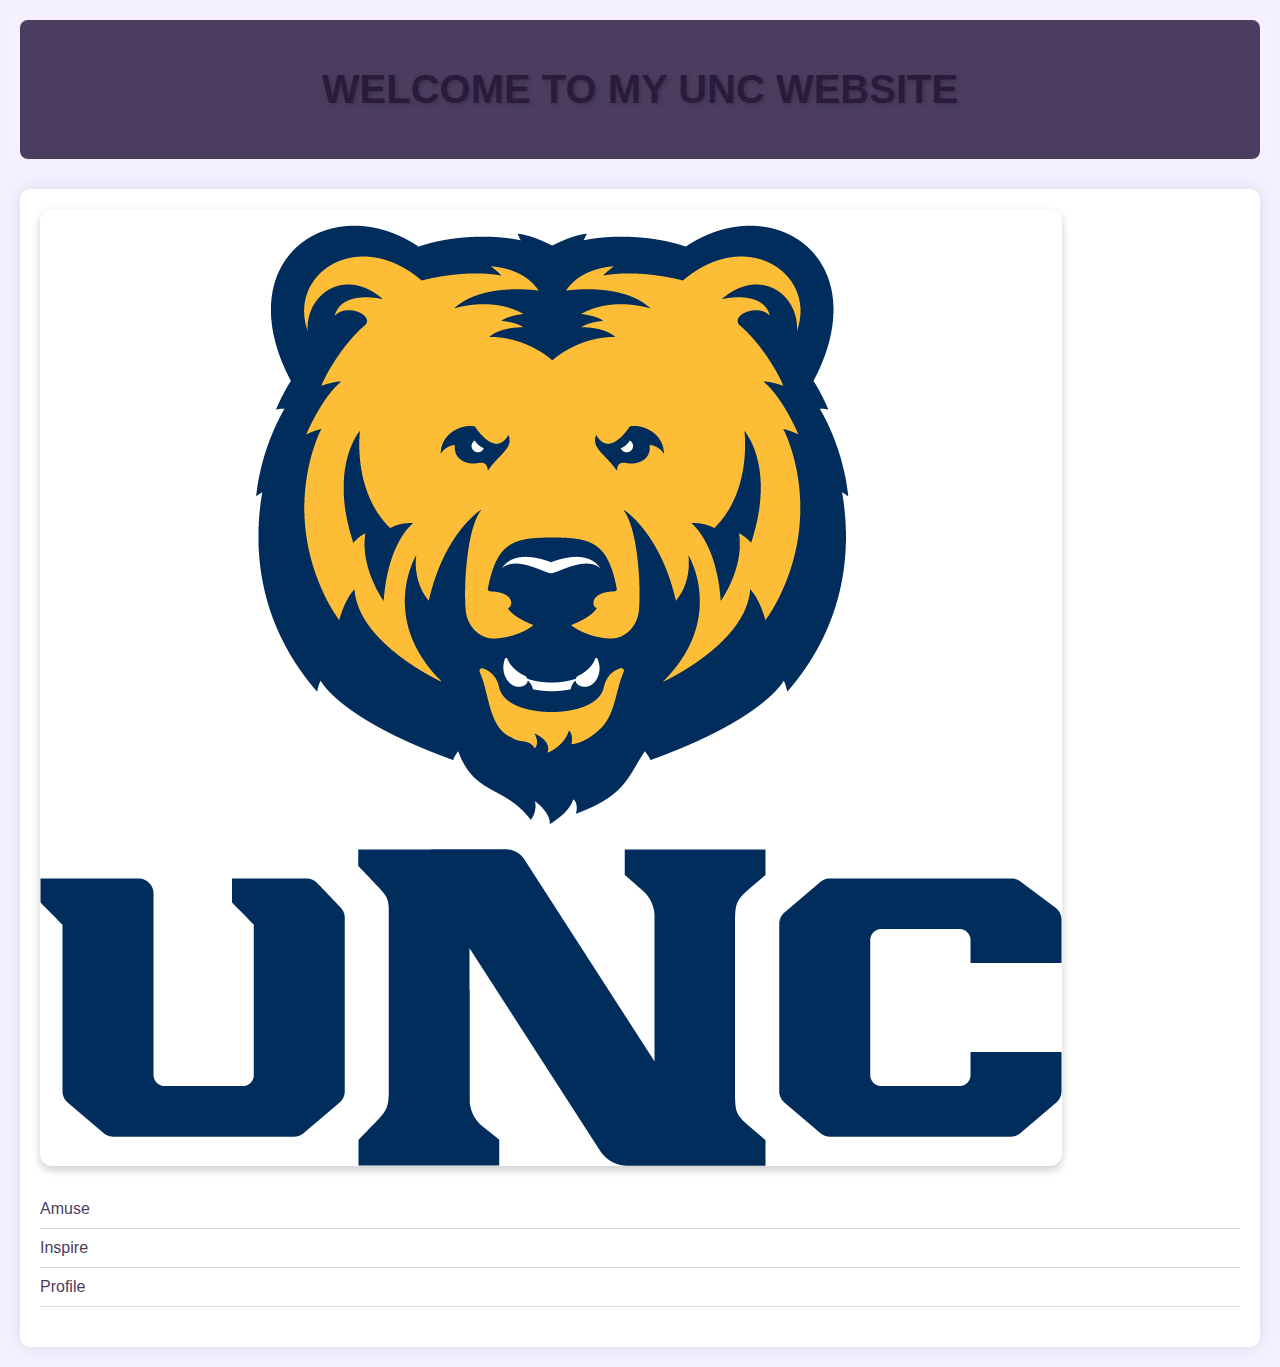
<file: index.html>
<!DOCTYPE html>
<html lang="en">
<head>
    <meta charset="UTF-8">
    <meta name="viewport" content="width=device-width, initial-scale=1.0">
    <link rel="stylesheet" href="https://skylerlamaster.github.io/css/main.css">
    <title>My UNC Website</title>
</head>
<body>
    <header>
        <h1>Welcome to My UNC Website</h1>
    </header>
    <main>
        <img src="https://skylerlamaster.github.io/images/logo.png" alt="UNC Bears Logo">
        <ul>
            <li><a href="https://skylerlamaster.github.io/amuse.html">Amuse</a></li>
            <li><a href="https://skylerlamaster.github.io/inspire.html">Inspire</a></li>
            <li><a href="https://skylerlamaster.github.io/profile.html">Profile</a></li>
        </ul>
    </main>
</body>
</html>
</file>
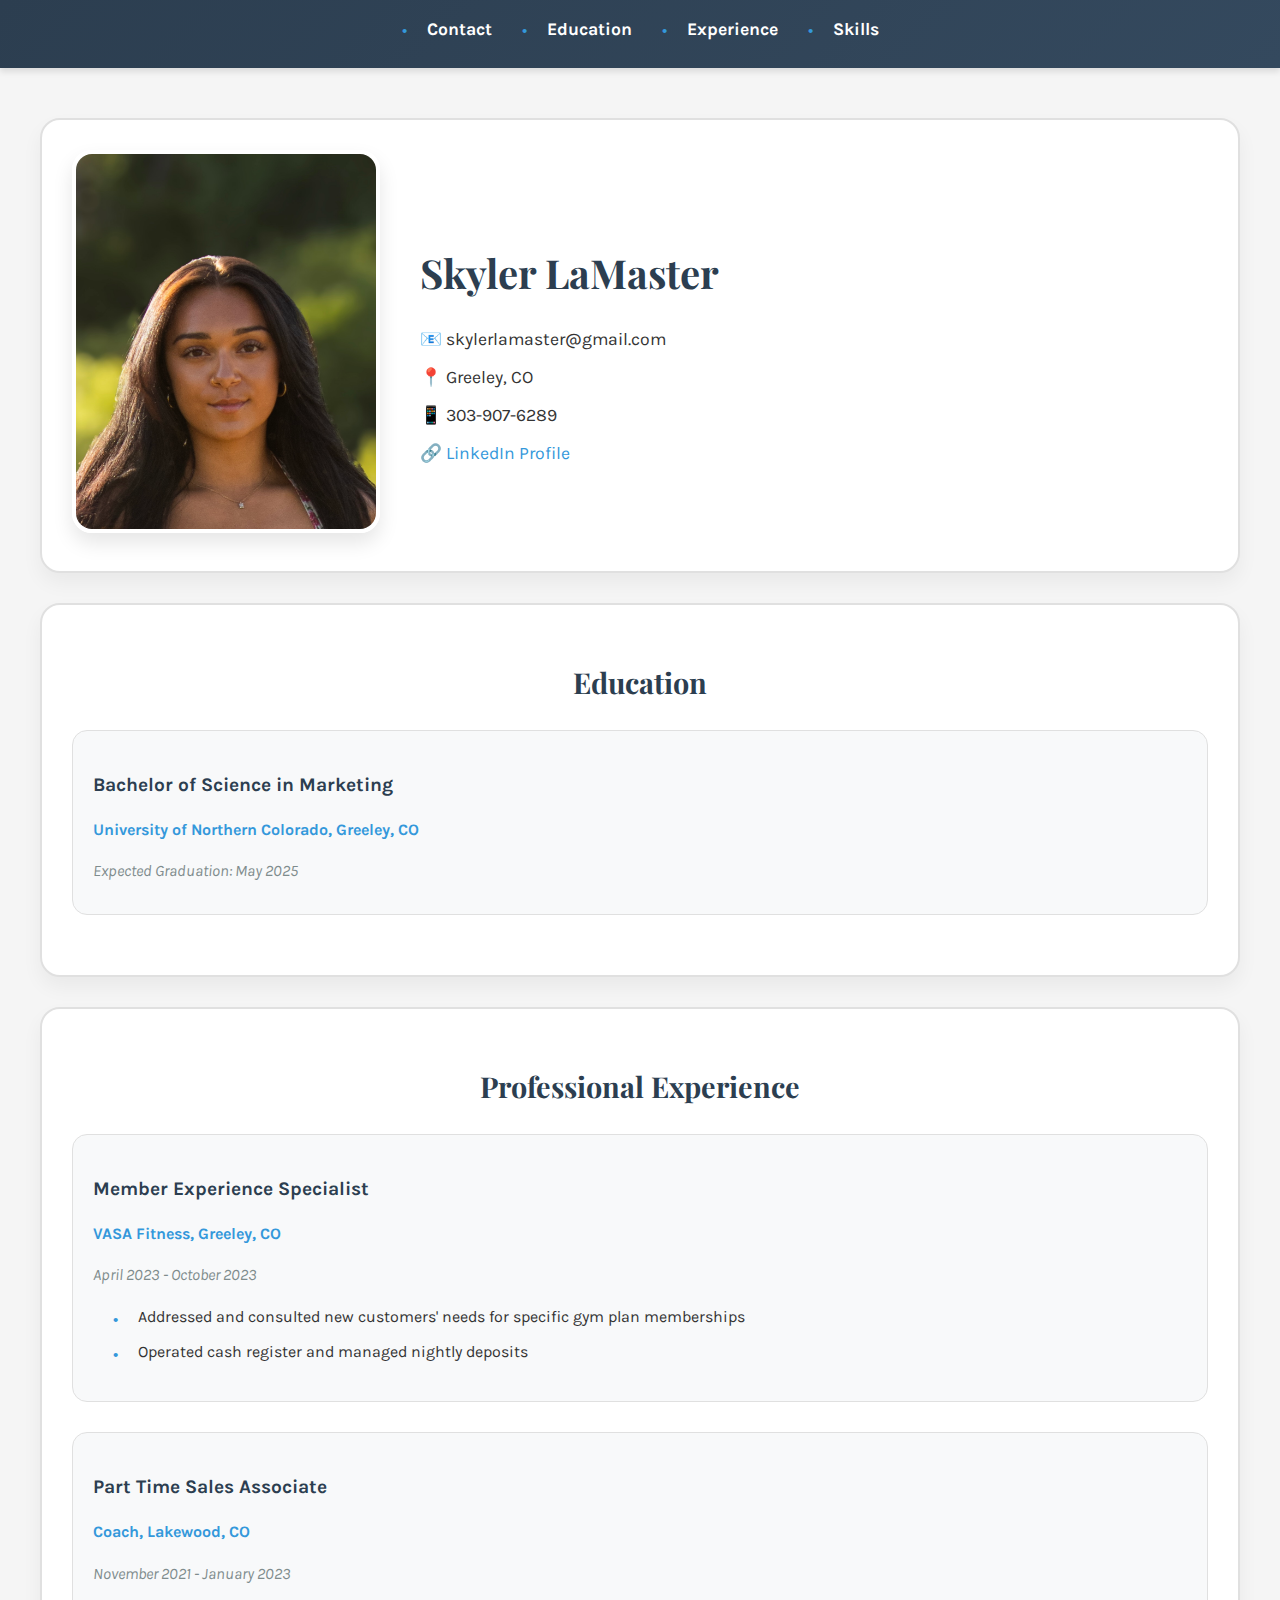
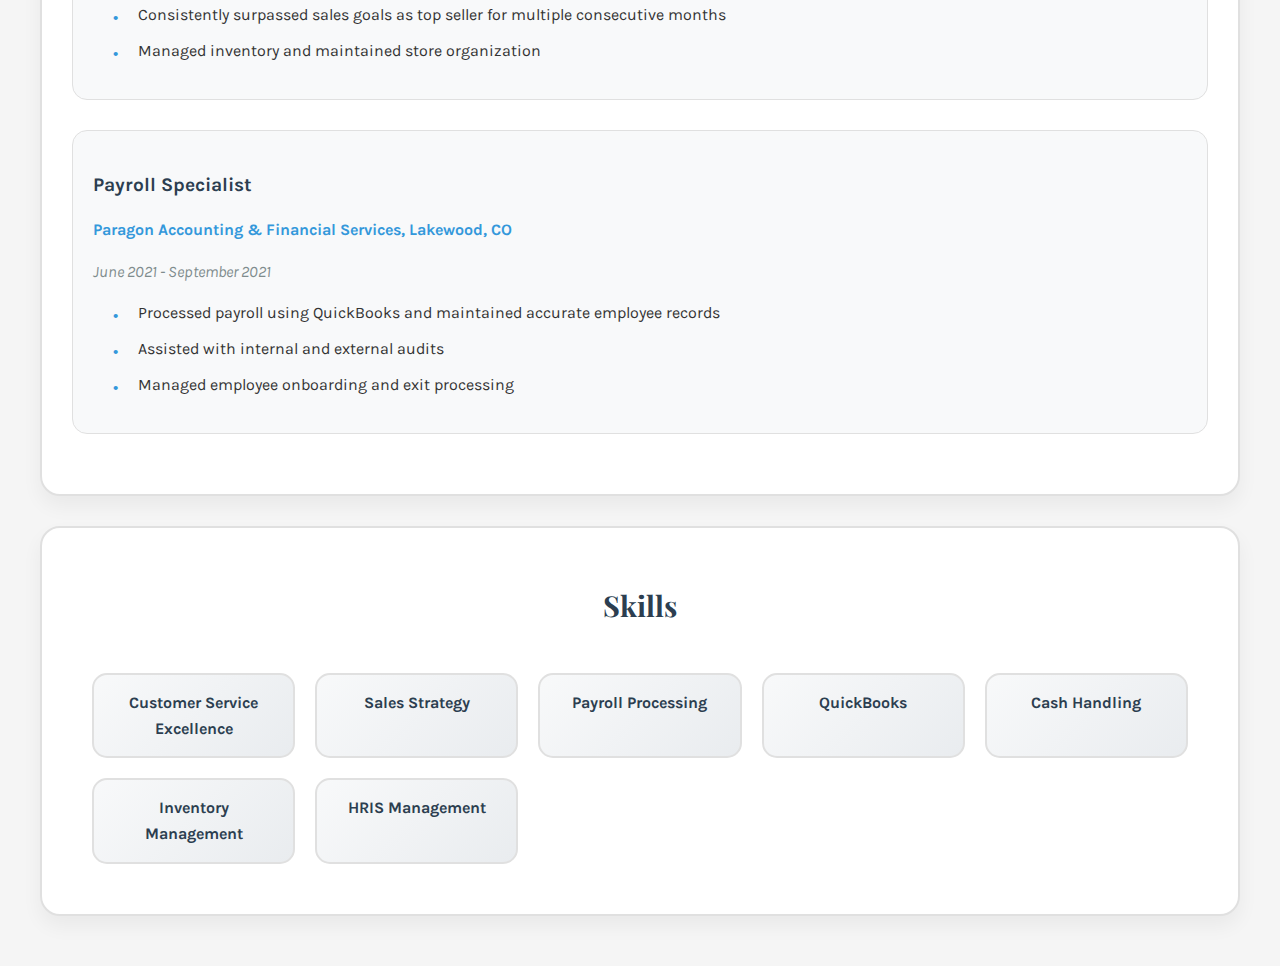
<file: resume/index.html>
<!DOCTYPE html>
<html lang="en">
<head>
    <meta charset="UTF-8">
    <meta name="viewport" content="width=device-width, initial-scale=1.0">
    <title>Skyler LaMaster - Resume</title>
    <link href="https://fonts.googleapis.com/css2?family=Karla:wght@400;700&family=Playfair+Display:wght@700&display=swap" rel="stylesheet">
    <style>
        /* Base styles */
        body {
            font-family: 'Karla', sans-serif;
            line-height: 1.6;
            margin: 0;
            padding: 0;
            background-color: #f5f5f5;
            color: #333;
        }

        .container {
            max-width: 1200px;
            margin: 0 auto;
            padding: 20px;
        }

        /* Navigation styles */
        nav {
            background: linear-gradient(135deg, #2c3e50 0%, #34495e 100%);
            padding: 15px;
            box-shadow: 0 4px 6px rgba(0, 0, 0, 0.1);
            margin-bottom: 30px;
        }

        nav ul {
            list-style: none;
            display: flex;
            justify-content: center;
            gap: 30px;
            margin: 0;
            padding: 0;
        }

        nav a {
            color: white;
            text-decoration: none;
            font-weight: bold;
            font-size: 1.1rem;
            transition: all 0.3s ease;
        }

        nav a:hover {
            transform: scale(1.1);
            text-shadow: 2px 2px 4px rgba(0, 0, 0, 0.2);
            color: #3498db;
        }

        /* Section styles */
        section {
            background-color: white;
            padding: 30px;
            margin-bottom: 30px;
            border-radius: 20px;
            box-shadow: 0 10px 20px rgba(0, 0, 0, 0.05);
            border: 2px solid #e0e0e0;
        }

        /* Profile section styles */
        .profile-header {
            display: flex;
            gap: 40px;
            align-items: center;
        }

        .profile-image-container {
            position: relative;
            flex-shrink: 0;
        }

        .profile-image {
            width: 300px;
            height: 375px;
            object-fit: cover;
            border-radius: 20px;
            box-shadow: 0 10px 20px rgba(0, 0, 0, 0.1);
            border: 4px solid white;
        }

        .contact-info {
            flex-grow: 1;
        }

        .contact-info h1 {
            font-family: 'Playfair Display', serif;
            font-size: 2.5rem;
            color: #2c3e50;
            margin-bottom: 20px;
        }

        .contact-details p {
            margin: 10px 0;
            font-size: 1.1rem;
        }

        .contact-details a {
            color: #3498db;
            text-decoration: none;
            transition: color 0.3s ease;
        }

        .contact-details a:hover {
            color: #2980b9;
        }

        h2 {
            font-family: 'Playfair Display', serif;
            color: #2c3e50;
            font-size: 1.8rem;
            margin-bottom: 25px;
            text-align: center;
        }

        .experience-item {
            margin-bottom: 30px;
            padding: 20px;
            border-radius: 15px;
            background-color: #f8f9fa;
            border: 1px solid #e0e0e0;
        }

        .job-title {
            font-weight: bold;
            color: #2c3e50;
            font-size: 1.2rem;
            margin-bottom: 5px;
        }

        .company {
            color: #3498db;
            font-weight: bold;
        }

        .date {
            color: #7f8c8d;
            font-style: italic;
            margin-bottom: 10px;
        }

        .skills-grid {
            display: grid;
            grid-template-columns: repeat(auto-fit, minmax(200px, 1fr));
            gap: 20px;
            padding: 20px;
        }

        .skill-item {
            background: linear-gradient(135deg, #f8f9fa 0%, #e9ecef 100%);
            padding: 15px;
            border-radius: 15px;
            text-align: center;
            font-weight: bold;
            color: #2c3e50;
            border: 2px solid #e0e0e0;
            transition: transform 0.3s ease;
        }

        .skill-item:hover {
            transform: translateY(-5px);
            box-shadow: 0 5px 15px rgba(44, 62, 80, 0.2);
            background: linear-gradient(135deg, #e9ecef 0%, #dee2e6 100%);
        }

        ul {
            list-style-type: none;
            padding-left: 20px;
        }

        ul li {
            margin-bottom: 10px;
            position: relative;
            padding-left: 25px;
        }

        ul li::before {
            content: "•";
            position: absolute;
            left: 0;
            color: #3498db;
            font-size: 1.2em;
        }

        @media (max-width: 768px) {
            .profile-header {
                flex-direction: column;
                text-align: center;
            }
            
            nav ul {
                flex-wrap: wrap;
            }
            
            .profile-image {
                width: 250px;
                height: 312px;
            }
        }
    </style>
</head>
<body>
    <!-- Rest of your HTML remains exactly the same -->
    <!-- Only removed the sparkle emojis from the navigation and headings -->
    <nav>
        <ul>
            <li><a href="#contact">Contact</a></li>
            <li><a href="#education">Education</a></li>
            <li><a href="#experience">Experience</a></li>
            <li><a href="#skills">Skills</a></li>
        </ul>
    </nav>

    <div class="container">
        <section id="contact">
            <div class="profile-header">
                <div class="profile-image-container">
                    <img src="https://skylerlamaster.github.io/images/SkylerHeadshot.jpeg" alt="Skyler LaMaster" class="profile-image">
                </div>
                <div class="contact-info">
                    <h1>Skyler LaMaster</h1>
                    <div class="contact-details">
                        <p>📧 skylerlamaster@gmail.com</p>
                        <p>📍 Greeley, CO</p>
                        <p>📱 303-907-6289</p>
                        <p>🔗 <a href="http://www.linkedin.com/in/skyler-lamaster-60b201256">LinkedIn Profile</a></p>
                    </div>
                </div>
            </div>
        </section>

        <section id="education">
            <h2>Education</h2>
            <div class="experience-item">
                <p class="job-title">Bachelor of Science in Marketing</p>
                <p class="company">University of Northern Colorado, Greeley, CO</p>
                <p class="date">Expected Graduation: May 2025</p>
            </div>
        </section>

        <section id="experience">
            <h2>Professional Experience</h2>
            
            <div class="experience-item">
                <p class="job-title">Member Experience Specialist</p>
                <p class="company">VASA Fitness, Greeley, CO</p>
                <p class="date">April 2023 - October 2023</p>
                <ul>
                    <li>Addressed and consulted new customers' needs for specific gym plan memberships</li>
                    <li>Operated cash register and managed nightly deposits</li>
                </ul>
            </div>

            <div class="experience-item">
                <p class="job-title">Part Time Sales Associate</p>
                <p class="company">Coach, Lakewood, CO</p>
                <p class="date">November 2021 - January 2023</p>
                <ul>
                    <li>Consistently surpassed sales goals as top seller for multiple consecutive months</li>
                    <li>Managed inventory and maintained store organization</li>
                </ul>
            </div>

            <div class="experience-item">
                <p class="job-title">Payroll Specialist</p>
                <p class="company">Paragon Accounting & Financial Services, Lakewood, CO</p>
                <p class="date">June 2021 - September 2021</p>
                <ul>
                    <li>Processed payroll using QuickBooks and maintained accurate employee records</li>
                    <li>Assisted with internal and external audits</li>
                    <li>Managed employee onboarding and exit processing</li>
                </ul>
            </div>
        </section>

        <section id="skills">
            <h2>Skills</h2>
            <div class="skills-grid">
                <div class="skill-item">Customer Service Excellence</div>
                <div class="skill-item">Sales Strategy</div>
                <div class="skill-item">Payroll Processing</div>
                <div class="skill-item">QuickBooks</div>
                <div class="skill-item">Cash Handling</div>
                <div class="skill-item">Inventory Management</div>
                <div class="skill-item">HRIS Management</div>
            </div>
        </section>
    </div>
</body>
</html>
</file>
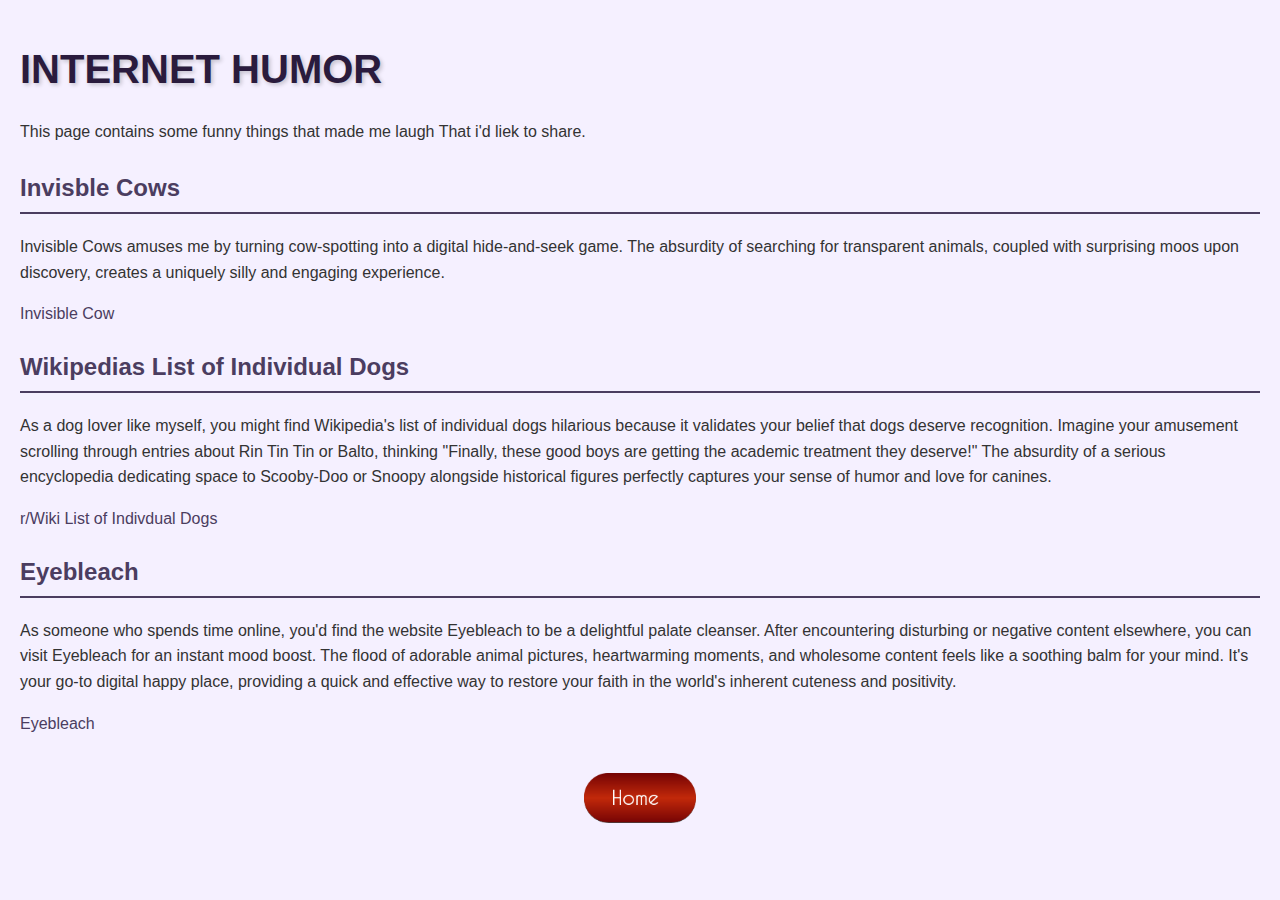
<file: amuse.html>
<!DOCTYPE html>
<html lang="en">
    <head>
        <meta charset="UTF-8">
        <meta name="viewport" content="width=device-width, initial-scale=1.0, user-scalable=no">
        <link rel="stylesheet" href="https://skylerlamaster.github.io/css/main.css">
        <title>Amuse Me</title>
    </head>
    <body>
        <h1>Internet Humor</h1>
        <p>This page contains some funny things that made me laugh That i'd liek to share.</p>
    
        <h2>Invisble Cows</h2>
        <p>Invisible Cows amuses me by turning cow-spotting into a digital hide-and-seek game. The absurdity of searching for transparent animals, coupled with surprising moos upon discovery, creates a uniquely silly and engaging experience.</p>
        <a href="https://findtheinvisiblecow.com/">Invisible Cow</a>
        <h2>Wikipedias List of Individual Dogs</h2>
        <p>As a dog lover like myself, you might find Wikipedia's list of individual dogs hilarious because it validates your belief that dogs deserve recognition. Imagine your amusement scrolling through entries about Rin Tin Tin or Balto, thinking "Finally, these good boys are getting the academic treatment they deserve!" The absurdity of a serious encyclopedia dedicating space to Scooby-Doo or Snoopy alongside historical figures perfectly captures your sense of humor and love for canines.</p>
        <a href="https://en.wikipedia.org/wiki/List_of_individual_dogs">r/Wiki List of Indivdual Dogs</a>
        <h2>Eyebleach</h2>
        <p>As someone who spends time online, you'd find the website Eyebleach to be a delightful palate cleanser. After encountering disturbing or negative content elsewhere, you can visit Eyebleach for an instant mood boost. The flood of adorable animal pictures, heartwarming moments, and wholesome content feels like a soothing balm for your mind. It's your go-to digital happy place, providing a quick and effective way to restore your faith in the world's inherent cuteness and positivity.</p>
        <a href="https://eyebleach.me/">Eyebleach</a>
        
        <p><a href="https://skylerlamaster.github.io/index.html">
<img height="50" src="https://skylerlamaster.github.io/images/button_home%20(1).png" alt="home button">
        </a></p>
    </body>
</html>
</file>
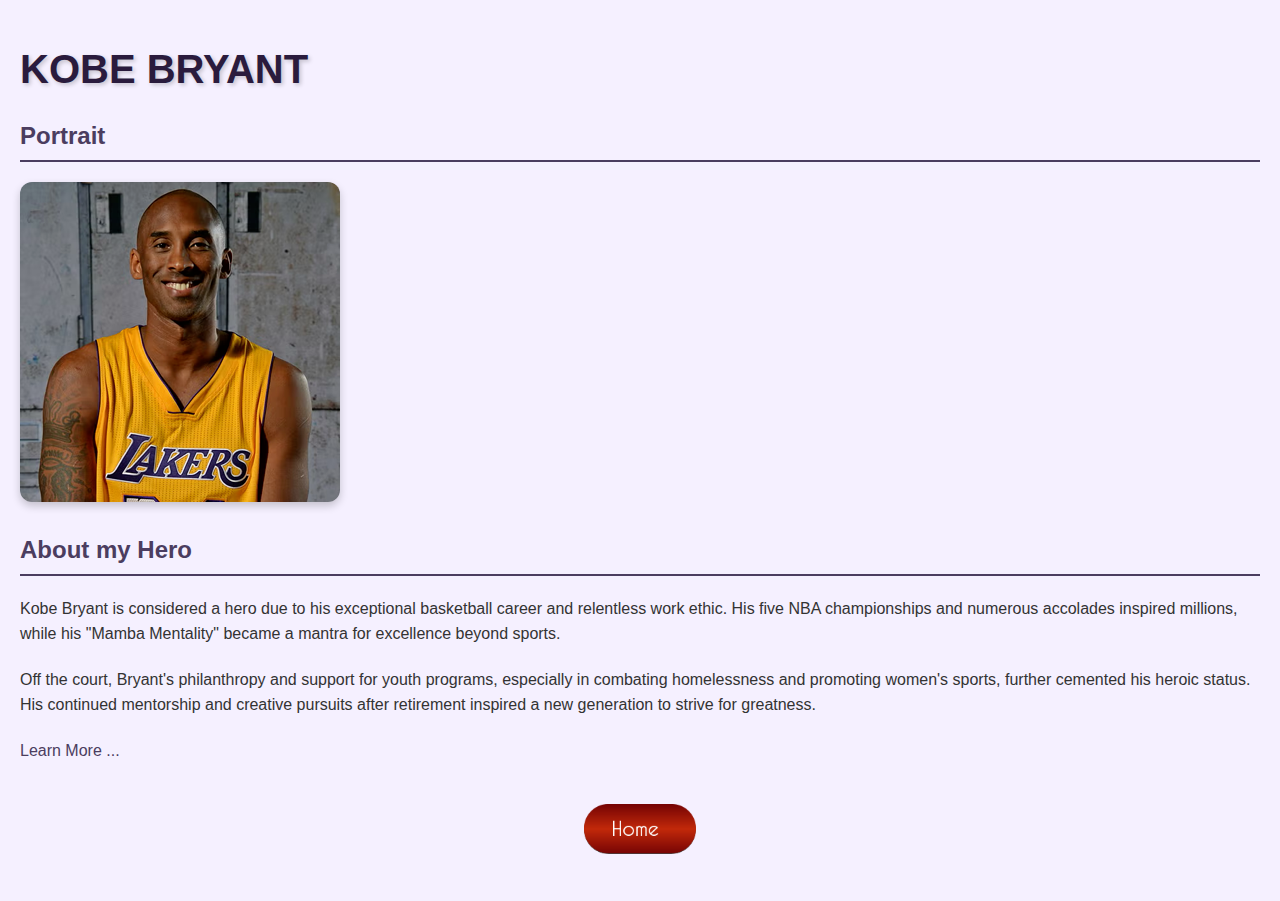
<file: inspire.html>
<!DOCTYPE html>
<html lang="en">
    <head>
        <meta charset="UTF-8">
        <meta name="viewport" content="width=device-width, initial-scale=1.0">
        <link rel="stylesheet" href="https://skylerlamaster.github.io/css/main.css">
        <title>My Hero</title>
    </head>
    <body>
        <h1>Kobe Bryant</h1>
        <h2>Portrait</h2>
        <img src="https://skylerlamaster.github.io/images/Inspire.png" alt="Kobe Bryant">
        <h2>About my Hero</h2>
        <p>Kobe Bryant is considered a hero due to his exceptional basketball career and relentless work ethic. His five NBA championships and numerous accolades inspired millions, while his "Mamba Mentality" became a mantra for excellence beyond sports.</p>
        <p>Off the court, Bryant's philanthropy and support for youth programs, especially in combating homelessness and promoting women's sports, further cemented his heroic status. His continued mentorship and creative pursuits after retirement inspired a new generation to strive for greatness.</p>
        <p><a href="https://www.biography.com/athletes/kobe-bryant">Learn More ...</a></p>
         <p><a href="https://skylerlamaster.github.io/index.html">
<img height="50" src="https://skylerlamaster.github.io/images/button_home%20(1).png" alt="home button">
        </a></p>
    </body>
</html>
</file>
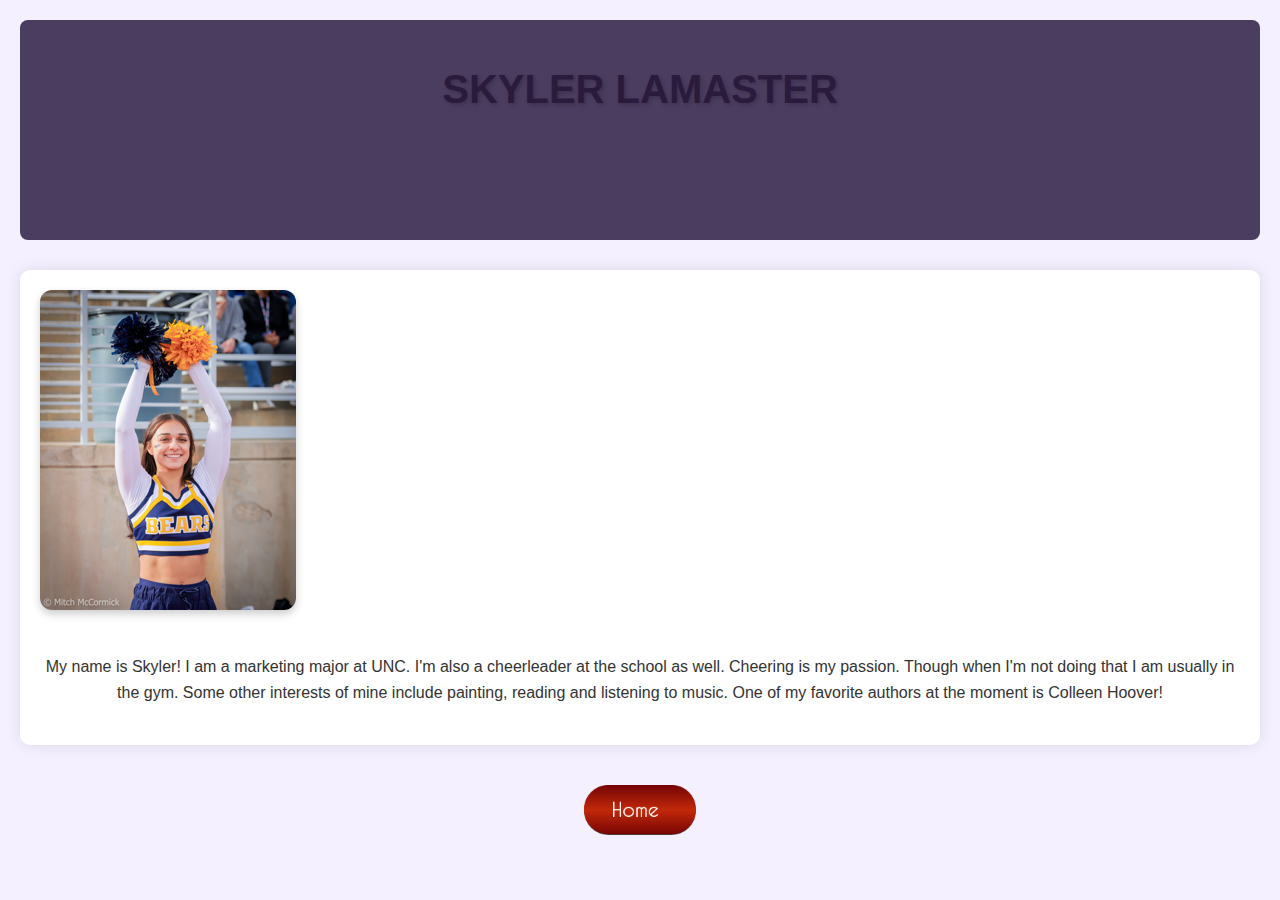
<file: profile.html>
<!DOCTYPE html>
<html lang="en">
<head>
    <meta charset="UTF-8">
    <meta name="viewport" content="width=device-width, initial-scale=1.0">
    <link rel="stylesheet" href="https://skylerlamaster.github.io/css/main.css">
    <title>My Profile</title>
    <style>
        header {
            height: 20vh;
        }
    </style>
</head>
<body>
    <header>
        <h1>Skyler LaMaster</h1>
    </header>
    <main>
        <img src="https://skylerlamaster.github.io/images/skyler-lamaster.png" alt="Picture of Skyler LaMaster">
        <p>My name is Skyler! I am a marketing major at UNC. I'm also a cheerleader at the school as well. Cheering is my passion. Though when I'm not doing that I am usually in the gym. Some other interests of mine include painting, reading and listening to music. One of my favorite authors at the moment is Colleen Hoover!</p>
    </main>
     <p><a href="https://skylerlamaster.github.io/index.html">
<img height="50" src="https://skylerlamaster.github.io/images/button_home%20(1).png" alt="home button">
        </a></p>
</body>
</html>
</file>
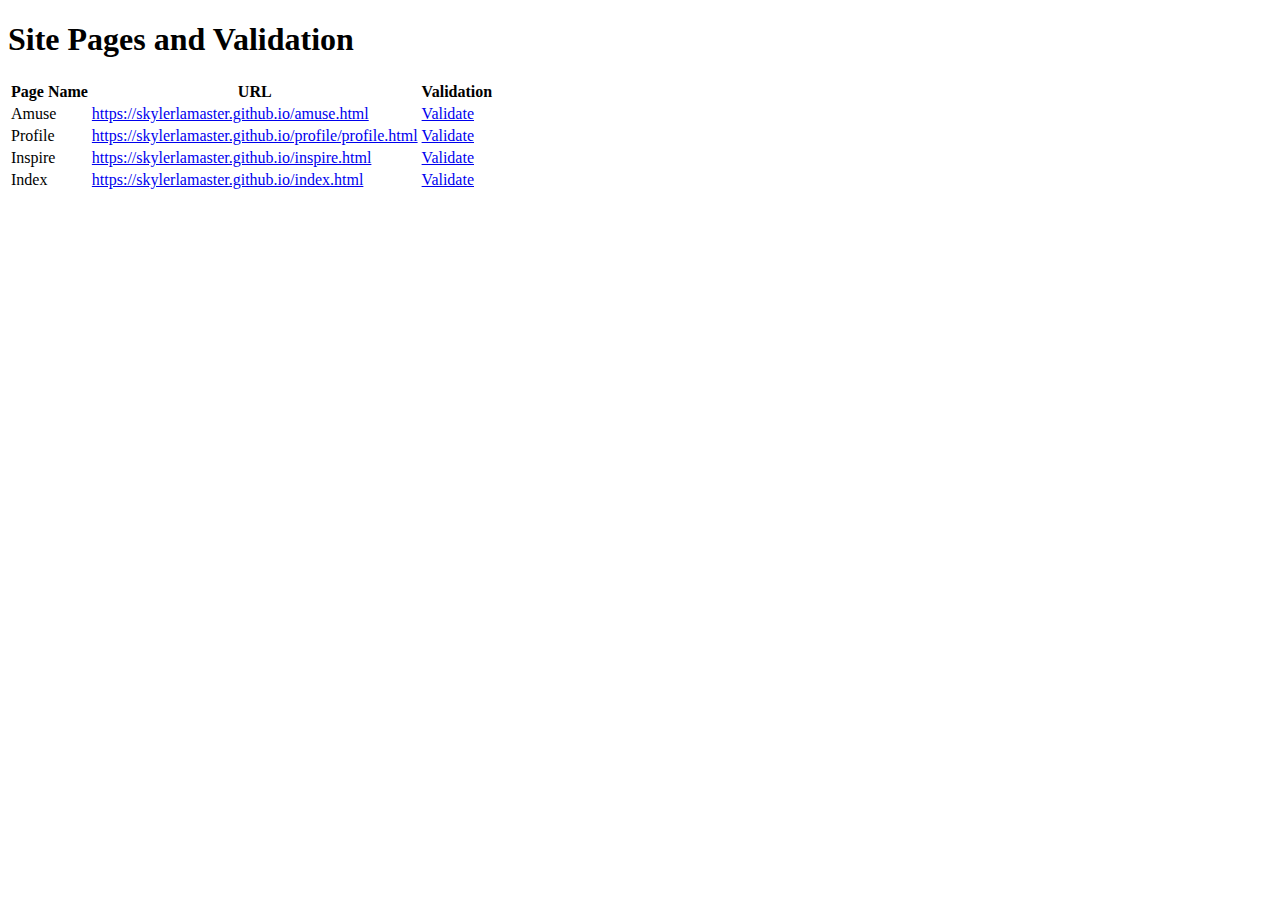
<file: test.html>
<!DOCTYPE html>
<html lang="en">
<head>
    <meta charset="UTF-8">
    <meta name="viewport" content="width=device-width, initial-scale=1.0">
    <title>Site Pages and Validation</title>
</head>
<body>
    <h1>Site Pages and Validation</h1>
    <table>
        <thead>
            <tr>
                <th>Page Name</th>
                <th>URL</th>
                <th>Validation</th>
            </tr>
        </thead>
        <tbody>
            <tr>
                <td>Amuse</td>
                <td><a href="https://skylerlamaster.github.io/amuse.html">https://skylerlamaster.github.io/amuse.html</a></td>
                <td><a href="https://validator.w3.org/nu/?doc=https://skylerlamaster.github.io/amuse.html">Validate</a></td>
            </tr>
            <tr>
                <td>Profile</td>
                <td><a href="https://skylerlamaster.github.io/profile/profile.html">https://skylerlamaster.github.io/profile/profile.html</a></td>
                <td><a href="https://validator.w3.org/nu/?doc=https://skylerlamaster.github.io/profile/profile.html">Validate</a></td>
            </tr>
            <tr>
                <td>Inspire</td>
                <td><a href="https://skylerlamaster.github.io/inspire.html">https://skylerlamaster.github.io/inspire.html</a></td>
                <td><a href="https://validator.w3.org/nu/?doc=https://skylerlamaster.github.io/inspire.html">Validate</a></td>
            </tr>
            <tr>
                <td>Index</td>
                <td><a href="https://skylerlamaster.github.io/index.html">https://skylerlamaster.github.io/index.html</a></td>
                <td><a href="https://validator.w3.org/nu/?doc=https://skylerlamaster.github.io/index.html">Validate</a></td>
            </tr>
        </tbody>
    </table>
</body>
</html>
</file>
